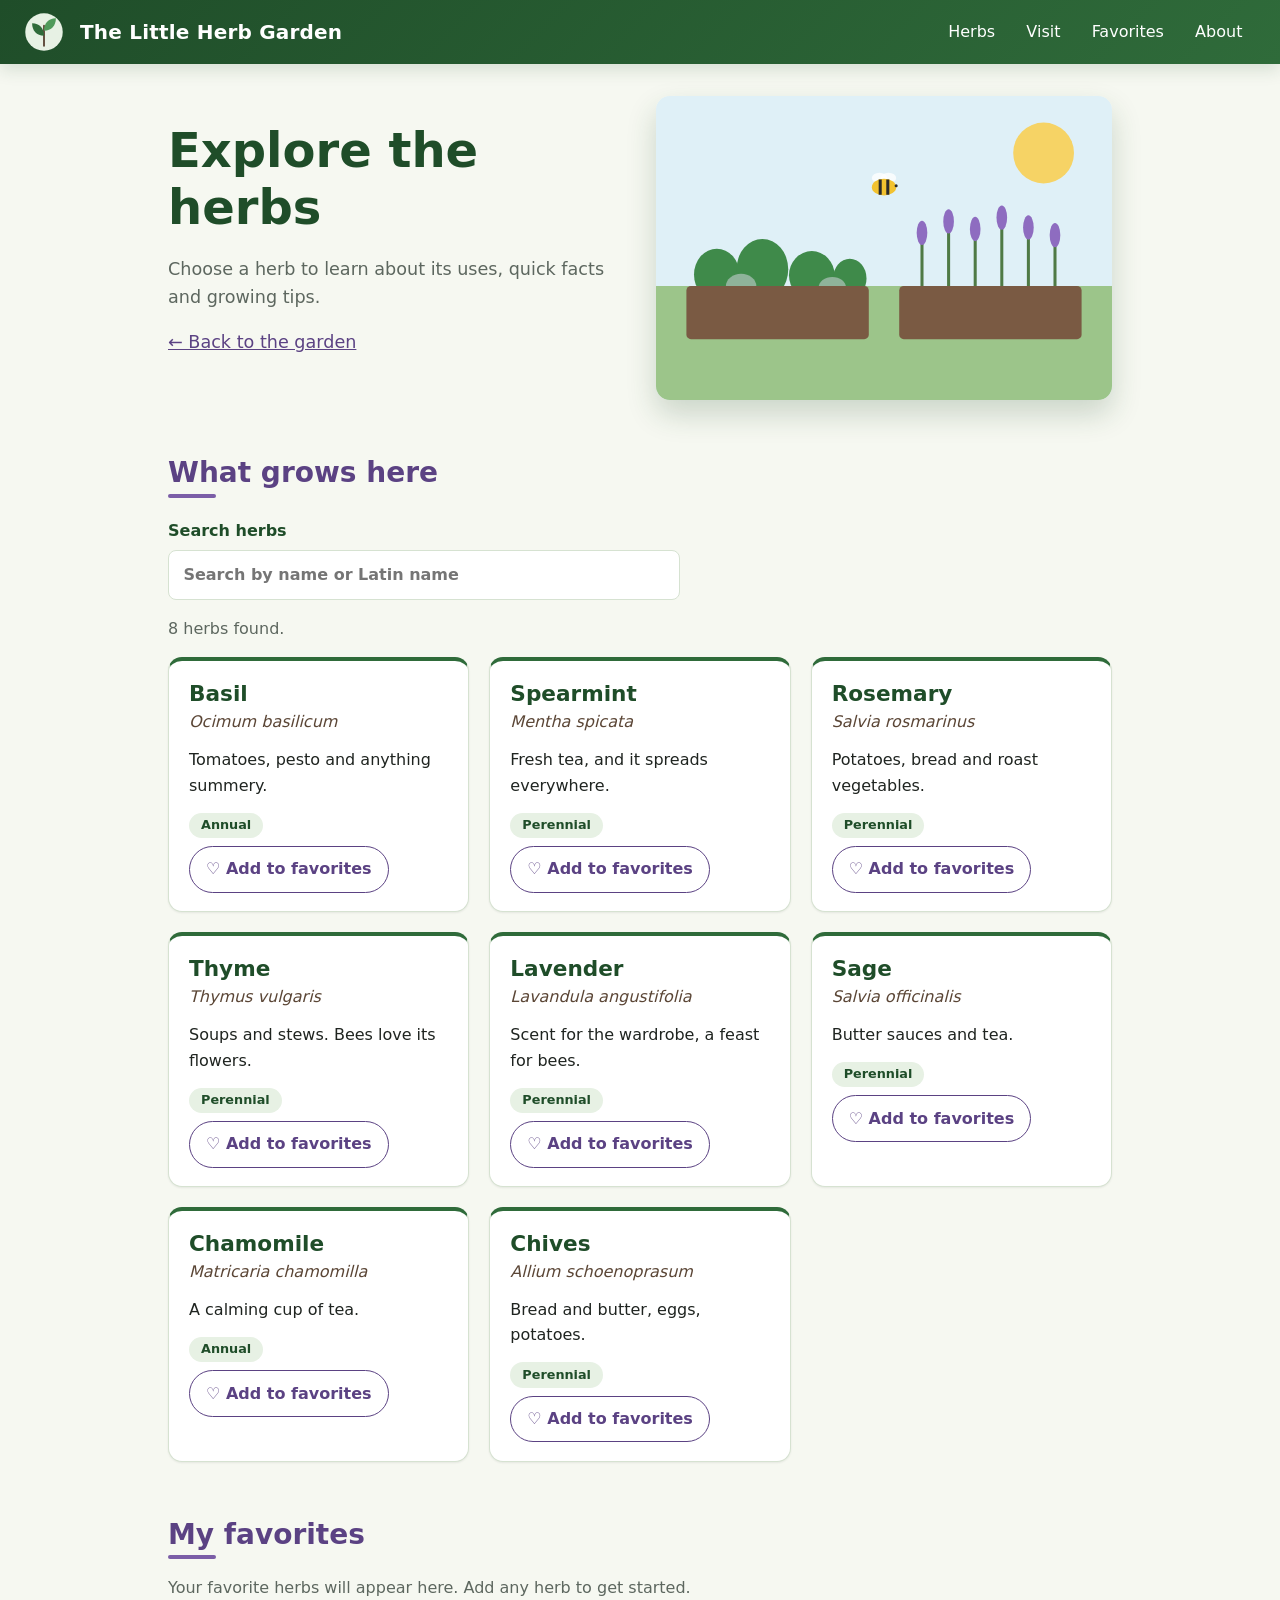
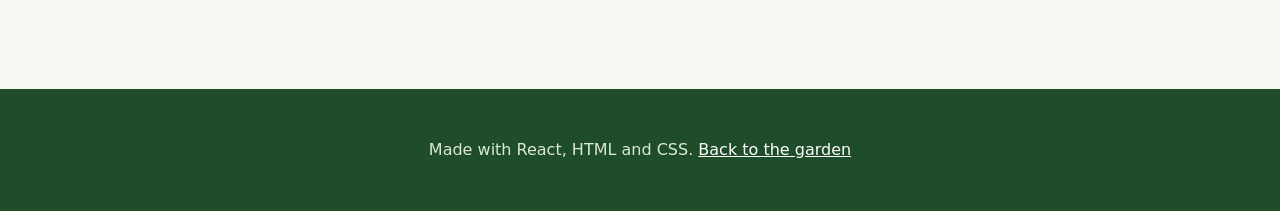
<file: herb-profiles/react/index.html>
<!doctype html>
<html lang="en">
  <head>
    <meta charset="UTF-8" />
    <meta name="viewport" content="width=device-width, initial-scale=1.0" />
    <meta name="theme-color" content="#1f4d29" />
    <link rel="icon" href="data:," />
    <title>Herb profiles | The Little Herb Garden</title>
    <script type="module" crossorigin src="../assets/index-CwGZNoLi.js"></script>
    <link rel="stylesheet" crossorigin href="../assets/index-C9E-L1Bu.css">
  </head>
  <body class="lavender-page">
    <div id="root"></div>
  </body>
</html>
</file>
<file: herb-profiles/assets/index-C9E-L1Bu.css>
.react-intro{align-items:center}.herb-search{display:grid;max-width:32rem;gap:.4rem;margin:1.25rem 0 .5rem;color:var(--leaf-dark);font-weight:650}.herb-search input{width:100%;padding:.7rem .9rem;border:1px solid var(--line);border-radius:var(--radius-sm);background:#fff;color:var(--ink);font:inherit}.herb-search input:focus-visible{outline:3px solid var(--lavender);outline-offset:2px}.react-herb-card{height:100%;padding:.75rem;border:1px solid var(--line);border-top:4px solid var(--leaf);border-radius:var(--radius);background:#fff;box-shadow:var(--shadow-sm);transition:transform .2s,box-shadow .2s,border-color .2s}.react-herb-card:hover,.react-herb-card:focus-within{transform:translateY(-3px);border-color:var(--leaf);box-shadow:var(--shadow-lg)}.react-herb-card-open{display:block;width:100%;padding:.5rem;border:0;background:transparent;color:var(--ink);text-align:left;font:inherit;cursor:pointer}.react-herb-card-open:focus-visible{border-radius:var(--radius-sm);outline:3px solid var(--lavender)}.react-herb-card-open h3{margin:0;color:var(--leaf-dark);font-size:1.35rem}.react-herb-card-open:hover h3{text-decoration:underline}.react-herb-card-open .latin{margin-bottom:.75rem}.react-herb-card-open .use{margin-bottom:.8rem}.favorite-card-button{margin:0 .5rem .4rem;padding:.35rem .75rem;font-size:.9rem}.react-list{padding-left:1.25rem}.react-list li{margin-bottom:.75rem}.react-list li::marker{color:var(--lavender)}.react-message{padding:1rem;border-left:5px solid var(--lavender);border-radius:var(--radius-sm);background:var(--lavender-light)}.herb-modal-backdrop{position:fixed;top:0;right:0;bottom:0;left:0;z-index:20;display:grid;place-items:center;padding:1rem;background:#141b15b8}.herb-modal{--herb-accent: var(--lavender);--herb-dark: var(--lavender-dark);--herb-light: var(--lavender-light);width:min(100%,56rem);max-height:min(90vh,56rem);overflow:auto;padding:clamp(1rem,4vw,2rem);border:1px solid var(--line);border-top:6px solid var(--herb-accent);border-radius:var(--radius);background:var(--paper);box-shadow:var(--shadow-lg)}.herb-modal[data-herb-theme=basil]{--herb-accent: #4b8b4b;--herb-dark: #285b32;--herb-light: #e8f3e6}.herb-modal[data-herb-theme=spearmint]{--herb-accent: #4b9b83;--herb-dark: #286b59;--herb-light: #e5f4ef}.herb-modal[data-herb-theme=rosemary]{--herb-accent: #78834a;--herb-dark: #4f5b2e;--herb-light: #f0f2df}.herb-modal[data-herb-theme=thyme]{--herb-accent: #83904d;--herb-dark: #59642f;--herb-light: #f1f3df}.herb-modal[data-herb-theme=sage]{--herb-accent: #7d9878;--herb-dark: #4d6b4a;--herb-light: #edf3e9}.herb-modal[data-herb-theme=chamomile]{--herb-accent: #d5a900;--herb-dark: #775c00;--herb-light: #fff6cf}.herb-modal[data-herb-theme=chives]{--herb-accent: #8b65a9;--herb-dark: #5c3d78;--herb-light: #f1e9f8}.herb-modal section{margin:2rem 0}.herb-modal section h3{margin:0 0 .9rem;color:var(--herb-dark);font-size:1.35rem}.herb-modal-heading{display:flex;justify-content:space-between;gap:1rem;align-items:flex-start}.herb-modal-heading h2{margin-bottom:.25rem}.herb-modal-heading .latin{margin-top:0}.modal-close{flex:0 0 auto;width:2.5rem;height:2.5rem;border:1px solid var(--line);border-radius:50%;background:#fff;color:var(--ink);font:inherit;font-size:1.6rem;line-height:1;cursor:pointer}.herb-modal .modal-close{border-color:var(--herb-dark);background:var(--herb-light);color:var(--herb-dark)}.herb-modal-intro{display:grid;gap:1.25rem;align-items:center}.herb-modal-intro p{color:var(--muted)}.herb-modal-image{width:100%;height:auto;border-radius:var(--radius);box-shadow:var(--shadow-md)}.herb-modal .facts{grid-template-columns:repeat(auto-fit,minmax(9rem,1fr))}.herb-modal .facts div{border-left-color:var(--herb-accent);background:var(--herb-light)}.herb-modal .facts dd{color:var(--herb-dark)}.herb-modal .tips{grid-template-columns:repeat(auto-fit,minmax(12rem,1fr))}.herb-modal .tips li{border-top-color:var(--herb-accent)}.herb-modal .tips strong,.herb-modal .react-list li::marker{color:var(--herb-dark)}.herb-modal .favorite-button{border-color:var(--herb-dark);color:var(--herb-dark)}.herb-modal .favorite-button:hover,.herb-modal .favorite-button:focus-visible{background:var(--herb-light);outline-color:var(--herb-accent)}.herb-modal a{color:var(--herb-dark)}@media(min-width:40rem){.herb-modal-intro:has(.herb-modal-image){grid-template-columns:1fr 1fr}}.lavender-page footer a{color:#fff}:root{--leaf: #2f6b3a;--leaf-dark: #1f4d29;--leaf-light: #e7f1e4;--soil: #5b4636;--paper: #f6f8f1;--ink: #1f2420;--muted: #5d675f;--line: #d6e2d1;--lavender: #7b5ea7;--lavender-dark: #5b4283;--lavender-light: #efe9f7;--radius-sm: .5rem;--radius: .875rem;--radius-pill: 999px;--shadow-sm: 0 1px 2px rgba(31, 36, 32, .08);--shadow-md: 0 6px 16px rgba(31, 77, 41, .14);--shadow-lg: 0 14px 30px rgba(31, 77, 41, .2)}*{box-sizing:border-box}html{scroll-behavior:smooth}body{margin:0;font-family:system-ui,-apple-system,Segoe UI,Roboto,sans-serif;line-height:1.6;color:var(--ink);background:var(--paper)}h1,h2,h3{line-height:1.2}h1{margin:0 0 1rem;font-size:clamp(2rem,5vw,3rem);color:var(--leaf-dark)}h2{position:relative;margin:0 0 1rem;padding-bottom:.5rem;font-size:1.75rem;color:var(--leaf-dark)}h2:after{content:"";position:absolute;left:0;bottom:0;width:3rem;height:4px;border-radius:var(--radius-pill);background:var(--leaf)}a{color:var(--leaf)}a:hover{color:var(--leaf-dark)}.site-header{position:sticky;top:0;z-index:10;display:flex;flex-wrap:wrap;align-items:center;gap:.75rem 1rem;padding:.75rem 1.5rem;background:linear-gradient(135deg,var(--leaf-dark),var(--leaf));color:#fff;box-shadow:var(--shadow-md)}.site-header a{color:#fff;text-decoration:none}.logo{width:2.5rem;height:2.5rem}.site-name{margin:0;font-size:1.25rem;font-weight:700;letter-spacing:.01em}nav{margin-left:auto}nav ul{display:flex;flex-wrap:wrap;gap:.25rem;margin:0;padding:0;list-style:none}nav a{display:block;padding:.35rem .85rem;border-radius:var(--radius-pill);font-weight:500;transition:background .15s}nav a:hover,nav a:focus-visible{background:#fff3;color:#fff}main{max-width:62rem;margin:0 auto;padding:2rem 1.5rem}section{margin-bottom:3.5rem;scroll-margin-top:5rem}.intro{display:grid;gap:2rem;align-items:center}@media(min-width:40rem){.intro{grid-template-columns:1fr 1fr}}.intro p{font-size:1.1rem;color:var(--muted)}.hero{width:100%;height:auto;border-radius:var(--radius);box-shadow:var(--shadow-lg)}.count{color:var(--muted)}.cards{display:grid;grid-template-columns:repeat(auto-fill,minmax(15rem,1fr));gap:1.25rem;margin:0;padding:0;list-style:none}.card{display:block;height:100%;padding:1.25rem;border:1px solid var(--line);border-top:4px solid var(--leaf);border-radius:var(--radius);background:#fff;color:var(--ink);text-decoration:none;box-shadow:var(--shadow-sm);transition:transform .2s,box-shadow .2s,border-color .2s}.card:hover,.card:focus-visible{transform:translateY(-4px);box-shadow:var(--shadow-lg);border-color:var(--leaf);color:var(--ink);outline:none}.card:focus-visible{outline:3px solid var(--lavender);outline-offset:2px}.card h3{margin:0;font-size:1.35rem;color:var(--leaf-dark)}#herbs-list>li,#favorites-list>li{display:flex;flex-direction:column}#herbs-list .card,#favorites-list .card{height:auto;flex:1}.favorite-button{display:inline-block;padding:.6rem 1rem;border:1px solid var(--lavender-dark);border-radius:var(--radius-pill);background:#fff;color:var(--lavender-dark);font:inherit;font-weight:650;cursor:pointer}.favorite-button:hover,.favorite-button:focus-visible{background:var(--lavender-light);outline:3px solid var(--lavender);outline-offset:2px}.herb-dialog-backdrop{position:fixed;top:0;right:0;bottom:0;left:0;z-index:20;display:grid;place-items:center;padding:1rem;background:#141b15b8}.herb-dialog-backdrop[hidden]{display:none}.herb-dialog{--herb-accent: var(--lavender);--herb-dark: var(--lavender-dark);--herb-light: var(--lavender-light);position:relative;width:min(100%,56rem);max-height:min(90vh,56rem);overflow:auto;padding:clamp(1rem,4vw,2rem);border:1px solid var(--line);border-top:6px solid var(--herb-accent);border-radius:var(--radius);background:var(--paper);box-shadow:var(--shadow-lg)}.herb-dialog[data-herb-theme=basil]{--herb-accent: #4b8b4b;--herb-dark: #285b32;--herb-light: #e8f3e6}.herb-dialog[data-herb-theme=spearmint]{--herb-accent: #4b9b83;--herb-dark: #286b59;--herb-light: #e5f4ef}.herb-dialog[data-herb-theme=rosemary]{--herb-accent: #78834a;--herb-dark: #4f5b2e;--herb-light: #f0f2df}.herb-dialog[data-herb-theme=thyme]{--herb-accent: #83904d;--herb-dark: #59642f;--herb-light: #f1f3df}.herb-dialog[data-herb-theme=sage]{--herb-accent: #7d9878;--herb-dark: #4d6b4a;--herb-light: #edf3e9}.herb-dialog[data-herb-theme=chamomile]{--herb-accent: #d5a900;--herb-dark: #775c00;--herb-light: #fff6cf}.herb-dialog[data-herb-theme=chives]{--herb-accent: #8b65a9;--herb-dark: #5c3d78;--herb-light: #f1e9f8}.herb-dialog>#herb-dialog-close{position:absolute;top:1rem;right:1rem;z-index:1}.herb-dialog>#herb-dialog-content>h2{padding-right:3rem;color:var(--herb-dark)}.herb-dialog>#herb-dialog-content>h2:after{background:var(--herb-accent)}.herb-dialog .herb-dialog-description{color:var(--muted)}.herb-dialog .herb-dialog-section{margin:2rem 0}.herb-dialog .herb-dialog-section h3{margin:0 0 .9rem;color:var(--herb-dark);font-size:1.35rem}.herb-dialog .facts{grid-template-columns:repeat(auto-fit,minmax(9rem,1fr))}.herb-dialog .tips{grid-template-columns:repeat(auto-fit,minmax(12rem,1fr))}.herb-dialog .facts div{border-left-color:var(--herb-accent);background:var(--herb-light)}.herb-dialog .facts dd{color:var(--herb-dark)}.herb-dialog .tips li{border-top-color:var(--herb-accent)}.herb-dialog .tips strong,.herb-dialog .react-list li::marker{color:var(--herb-dark)}.herb-dialog .favorite-button{border-color:var(--herb-dark);color:var(--herb-dark)}.herb-dialog .favorite-button:hover,.herb-dialog .favorite-button:focus-visible{background:var(--herb-light);outline-color:var(--herb-accent)}.herb-dialog a{color:var(--herb-dark)}.herb-dialog .modal-close:focus-visible{outline-color:var(--herb-accent)}.herb-dialog-image{width:100%;height:auto;margin-top:1rem;border-radius:var(--radius);box-shadow:var(--shadow-md)}.modal-close{width:2.5rem;height:2.5rem;border:1px solid var(--line);border-radius:50%;background:#fff;color:var(--ink);font:inherit;font-size:1.6rem;line-height:1;cursor:pointer}.modal-close:focus-visible{outline:3px solid var(--lavender);outline-offset:2px}.modal-open{overflow:hidden}.card:hover h3{text-decoration:underline}.latin{margin:.15rem 0 .75rem;font-style:italic;color:var(--soil)}.use{margin:0 0 1rem;color:var(--ink)}.life{display:inline-block;margin:0;padding:.15rem .75rem;border-radius:var(--radius-pill);background:var(--leaf-light);color:var(--leaf-dark);font-size:.8rem;font-weight:600;text-transform:capitalize}footer{padding:2rem 1.5rem;background:var(--leaf-dark);text-align:center;color:#dbe8d8}footer a{color:#fff}.lav-hero h1{color:var(--lavender-dark)}.lav-hero .hero{box-shadow:0 14px 30px #5b428347}.lavender-page h2{color:var(--lavender-dark)}.lavender-page h2:after{background:var(--lavender)}.lavender-page a{color:var(--lavender-dark)}.lavender-page .site-header a{color:#fff}.facts{display:grid;grid-template-columns:repeat(auto-fit,minmax(10rem,1fr));gap:1rem;margin:0}.facts div{padding:1rem 1.1rem;border-left:4px solid var(--lavender);border-radius:var(--radius-sm);background:var(--lavender-light);box-shadow:var(--shadow-sm)}.facts dt{font-size:.8rem;letter-spacing:.05em;text-transform:uppercase;color:var(--soil)}.facts dd{margin:.15rem 0 0;font-weight:700;color:var(--lavender-dark)}.explorer{display:grid;gap:1.5rem;align-items:center}@media(min-width:40rem){.explorer{grid-template-columns:1fr 1fr}}#lavender-svg{width:100%;max-width:22rem;height:auto;border:1px solid var(--line);border-radius:var(--radius);box-shadow:var(--shadow-md)}.part{cursor:pointer;transition:opacity .15s}.part:hover,.part:focus{opacity:.75;outline:none}.part.active{filter:drop-shadow(0 0 5px var(--lavender))}.info{min-height:8rem;padding:1.25rem;border-left:5px solid var(--lavender);border-radius:var(--radius-sm);background:var(--lavender-light);box-shadow:var(--shadow-sm)}.info h3{margin-top:0;color:var(--lavender-dark)}.info p{margin-bottom:0}video{width:100%;border-radius:var(--radius);background:#000;box-shadow:var(--shadow-md)}.uses{display:grid;gap:1.5rem;align-items:center}.uses img{width:100%;height:auto;border-radius:var(--radius);box-shadow:var(--shadow-md)}.uses ul{margin:0;padding-left:1.2rem}.uses li{margin-bottom:.75rem}.uses li::marker{color:var(--lavender)}@media(min-width:40rem){.uses{grid-template-columns:1fr 1fr}}.tips{margin:0;padding:0;list-style:none;display:grid;grid-template-columns:repeat(auto-fit,minmax(14rem,1fr));gap:1rem}.tips li{padding:1rem 1.1rem;border:1px solid var(--line);border-top:4px solid var(--lavender);border-radius:var(--radius-sm);background:#fff;box-shadow:var(--shadow-sm)}.tips strong{display:block;color:var(--lavender-dark)}.herb-dialog-video{margin:1rem 0}.herb-dialog-video video{display:block;width:100%;height:auto;border-radius:.75rem}.herb-dialog-video figcaption{font-size:.9rem;text-align:center}.search{display:flex;flex-wrap:wrap;align-items:center;gap:.5rem .75rem;margin:0 0 .75rem}.search label{font-weight:600}.search input{flex:1 1 16rem;max-width:24rem;padding:.6rem .9rem;font:inherit;color:var(--ink);background:#fff;border:2px solid var(--line);border-radius:var(--radius-pill)}.search input:focus-visible{outline:3px solid var(--leaf);outline-offset:2px;border-color:var(--leaf)}.wiki-summary{padding-top:.5rem;border-top:1px solid var(--line)}.community-count{margin:.5rem 0 0;font-size:.95rem;font-weight:600;color:var(--muted)}footer .community-count{color:inherit}.interest form{display:grid;gap:.75rem;max-width:28rem}.interest-field label{display:block;font-weight:600}.interest-field input[type=text],.interest-field input[type=email]{width:100%;padding:.55rem .8rem;font:inherit;color:var(--ink);background:#fff;border:2px solid var(--line);border-radius:var(--radius-sm)}.interest-field input:focus-visible{outline:3px solid var(--leaf);outline-offset:2px}.interest-field input[aria-invalid=true]{border-color:#b3261e}.interest-consent{display:grid;grid-template-columns:auto 1fr;gap:.25rem .5rem;align-items:start}.interest-consent input{width:1.2rem;height:1.2rem;margin-top:.2rem}.interest-consent label{font-weight:400}.interest-consent .interest-error{grid-column:1 / -1}.interest-error{margin:.25rem 0 0;font-size:.9rem;color:#b3261e}.interest-error:empty{display:none}.interest form button{justify-self:start}.interest-thanks{font-weight:600;color:var(--leaf-dark)}.popups{position:fixed;right:1rem;bottom:1rem;z-index:30;display:grid;gap:.5rem;max-width:min(22rem,calc(100vw - 2rem))}.popup{display:flex;align-items:center;gap:.75rem;padding:.75rem .75rem .75rem 1rem;color:#fff;background:var(--leaf-dark);border-radius:var(--radius);box-shadow:var(--shadow-lg);animation:popup-in .3s ease-out;transition:opacity .4s,transform .4s}.popup p{margin:0;font-weight:600}.popup-close{margin-left:auto;padding:0 .4rem;font-size:1.3rem;line-height:1;color:inherit;background:none;border:0;cursor:pointer}.popup-close:focus-visible{outline:2px solid #fff;border-radius:var(--radius-sm)}.popup-hide{opacity:0;transform:translateY(.5rem)}@keyframes popup-in{0%{opacity:0;transform:translateY(.75rem)}to{opacity:1;transform:translateY(0)}}@media(prefers-reduced-motion:reduce){.popup{animation:none;transition:none}}.interest-popup{width:min(30rem,calc(100vw - 2rem));padding:1.5rem;color:var(--ink);background:var(--paper);border:0;border-radius:var(--radius);box-shadow:var(--shadow-lg)}.interest-popup::backdrop{background:#141b1599}.interest-popup h2{margin:0 2.5rem .5rem 0;font-size:1.4rem;color:var(--leaf-dark)}.interest-popup form{display:grid;gap:.75rem}.interest-popup form button[type=submit]{justify-self:start}.interest-popup .modal-close{position:absolute;top:1rem;right:1rem}.life-filter{display:flex;flex-wrap:wrap;gap:.5rem;margin:0 0 .75rem}.life-filter button{padding:.4rem 1rem;font:inherit;font-weight:600;color:var(--leaf-dark);background:#fff;border:2px solid var(--line);border-radius:var(--radius-pill);cursor:pointer}.life-filter button:hover{border-color:var(--leaf)}.life-filter button[aria-pressed=true]{color:#fff;background:var(--leaf);border-color:var(--leaf)}.life-filter button:focus-visible{outline:3px solid var(--leaf);outline-offset:2px}#herbs-list>li[hidden]{display:none}.herb-of-the-day{margin-top:.5rem}.menu-toggle{display:none;width:2.75rem;height:2.75rem;padding:.55rem;border:1px solid rgba(255,255,255,.55);border-radius:var(--radius-sm);background:transparent;color:#fff;cursor:pointer}.menu-toggle span{display:block;height:2px;margin:.25rem 0;border-radius:var(--radius-pill);background:currentColor}.menu-toggle:hover{background:#ffffff26}.menu-toggle:focus-visible{outline:3px solid white;outline-offset:2px}@media(max-width:64rem){.menu-toggle{display:block;margin-left:auto}#site-navigation{display:none}#site-navigation.is-open{display:block;position:absolute;top:100%;right:0;left:0;margin:0;padding:.5rem 1rem 1rem;background:var(--leaf-dark);box-shadow:var(--shadow-lg)}#site-navigation ul{flex-direction:column;gap:.25rem}#site-navigation a{padding:.65rem .85rem;border-radius:var(--radius-sm)}}
</file>
